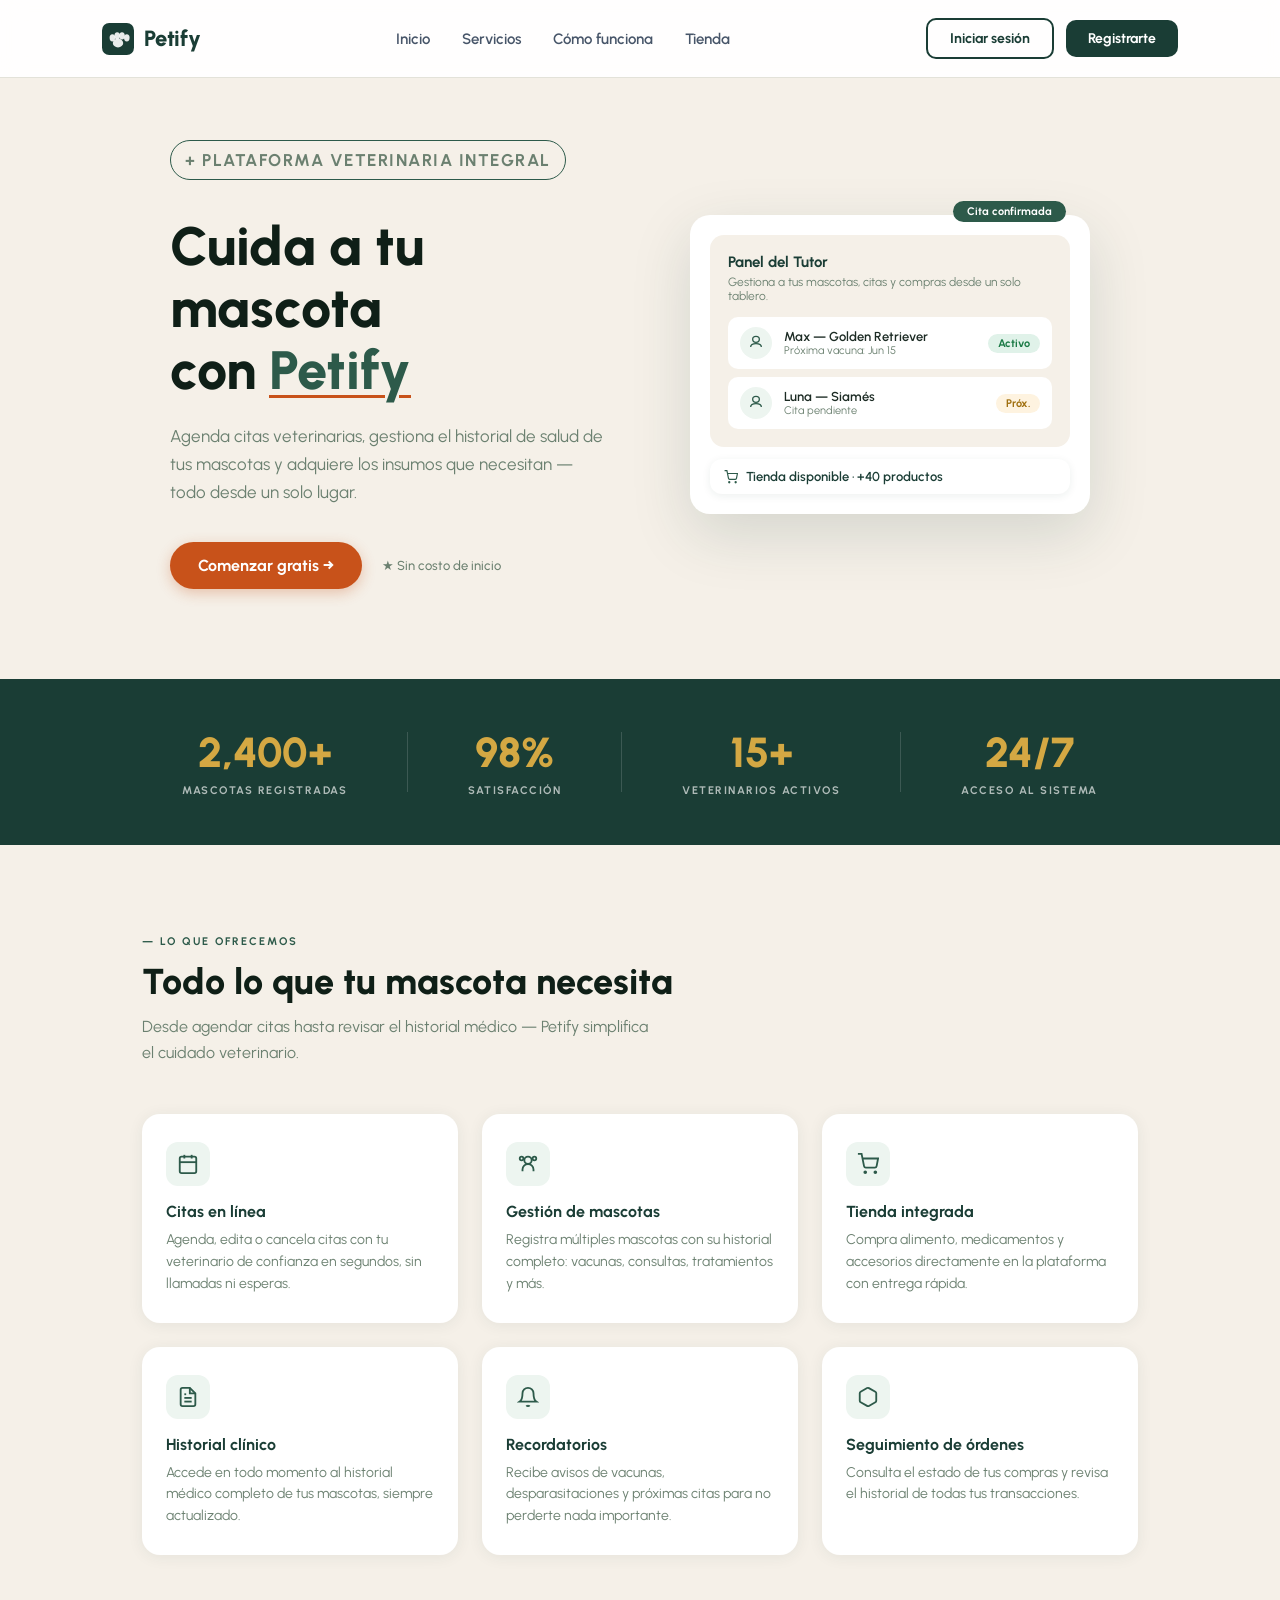
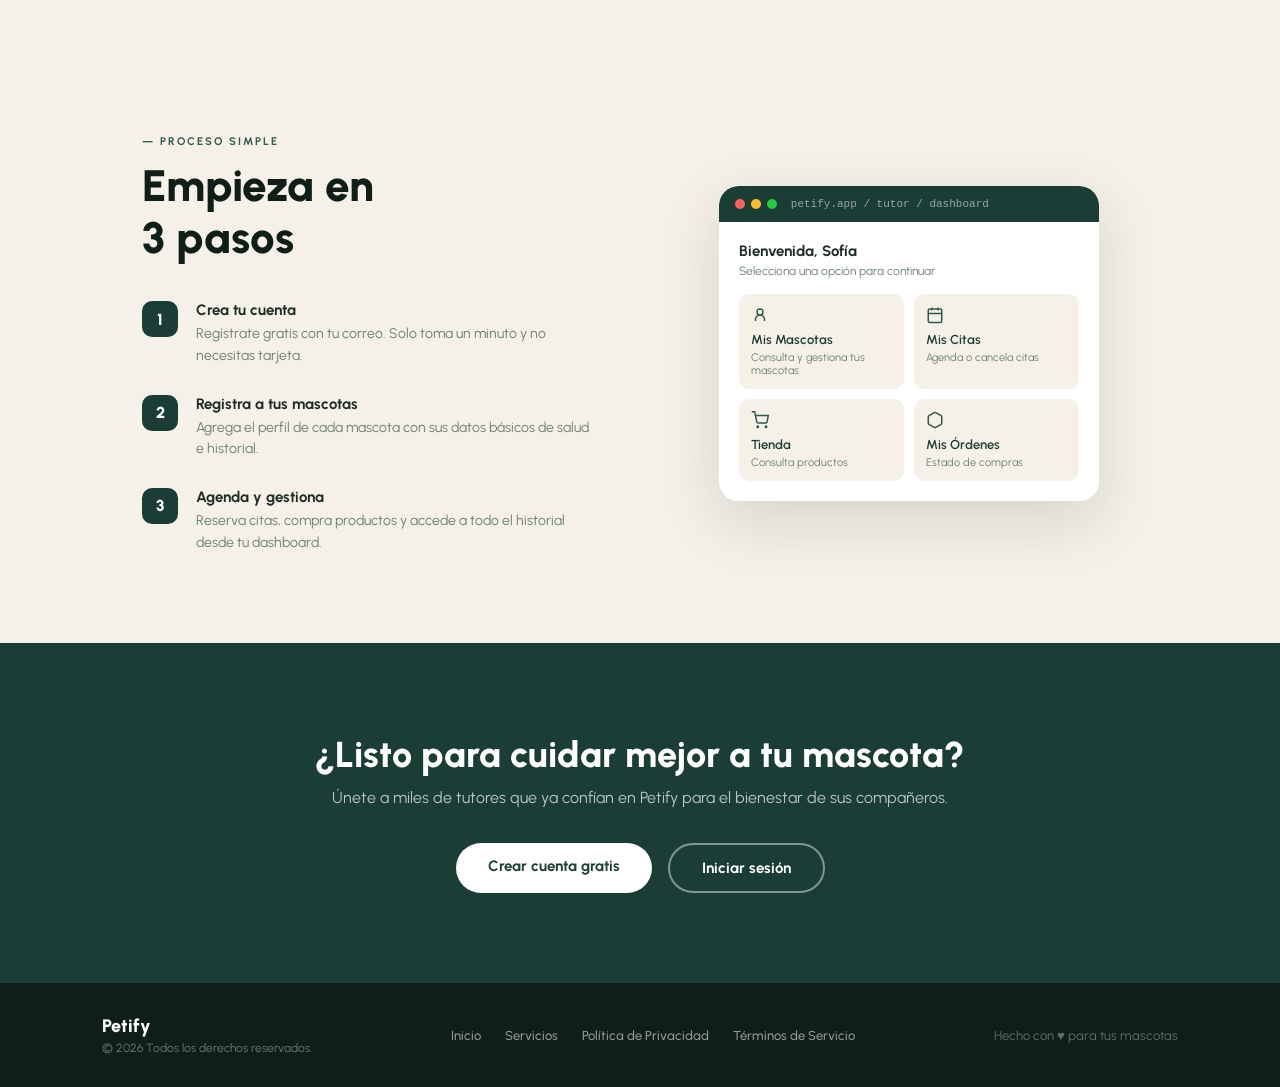
<file: index.html>
<!DOCTYPE html>
<html lang="es">
<head>
  <meta charset="UTF-8">
  <meta name="viewport" content="width=device-width, initial-scale=1.0">
  <title>Petify – Plataforma Veterinaria Integral</title>
  <link rel="preconnect" href="https://fonts.googleapis.com">
  <link href="https://fonts.googleapis.com/css2?family=Urbanist:wght@300;400;500;600;700;800&display=swap" rel="stylesheet">
  <link rel="stylesheet" href="style.css"/>
</head>
<body class="landing">

  <!-- NAVBAR -->
  <nav class="landing-navbar">
    <a href="index.html" class="landing-brand">
      <svg viewBox="0 0 80 80" width="36" height="36" xmlns="http://www.w3.org/2000/svg">
        <rect width="80" height="80" rx="18" fill="#1a3d35"/>
        <ellipse cx="40" cy="50" rx="13" ry="11" fill="rgba(255,255,255,.9)"/>
        <ellipse cx="26" cy="37" rx="7"  ry="9"  fill="rgba(255,255,255,.9)"/>
        <ellipse cx="38" cy="32" rx="7"  ry="9"  fill="rgba(255,255,255,.9)"/>
        <ellipse cx="50" cy="32" rx="7"  ry="9"  fill="rgba(255,255,255,.9)"/>
        <ellipse cx="62" cy="37" rx="7"  ry="9"  fill="rgba(255,255,255,.9)"/>
      </svg>
      Petify
    </a>
    <ul class="landing-nav-links">
      <li><a href="#inicio">Inicio</a></li>
      <li><a href="#servicios">Servicios</a></li>
      <li><a href="#como-funciona">Cómo funciona</a></li>
      <li><a href="tienda.jsp">Tienda</a></li>
    </ul>
    <div class="landing-auth">
      <a href="login.jsp" class="btn-ln-outline">Iniciar sesión</a>
      <a href="registroUsuario.html" class="btn-ln-solid">Registrarte</a>
    </div>
  </nav>

  <!-- HERO -->
  <section class="l-hero" id="inicio">
    <div class="l-hero__text">
      <p class="l-tag">+ PLATAFORMA VETERINARIA INTEGRAL</p>
      <h1>Cuida a tu mascota<br>con <span>Petify</span></h1>
      <p>Agenda citas veterinarias, gestiona el historial de salud de tus mascotas y adquiere los insumos que necesitan — todo desde un solo lugar.</p>
      <div class="l-hero__cta">
        <a href="registroUsuario.html" class="btn-orange">Comenzar gratis &rarr;</a>
        <span class="l-hero__note">&#9733; Sin costo de inicio</span>
      </div>
    </div>
    <div class="l-hero__visual">
      <div class="l-mockup">
        <p class="l-mockup__label">Cita confirmada</p>
        <div class="l-mockup__card">
          <h3>Panel del Tutor</h3>
          <p>Gestiona a tus mascotas, citas y compras desde un solo tablero.</p>
          <div class="l-pet-row">
            <div class="l-pet-icon">
              <svg viewBox="0 0 24 24" fill="none" stroke="currentColor" stroke-width="2"><path d="M12 2C9 2 7 4 7 6.5S9 11 12 11s5-2 5-4.5S15 2 12 2z"/><path d="M4 18c0-3 3-5 8-5s8 2 8 5"/></svg>
            </div>
            <div>
              <strong>Max &mdash; Golden Retriever</strong>
              <small>Próxima vacuna: Jun 15</small>
            </div>
            <span class="l-badge l-badge--green">Activo</span>
          </div>
          <div class="l-pet-row">
            <div class="l-pet-icon">
              <svg viewBox="0 0 24 24" fill="none" stroke="currentColor" stroke-width="2"><path d="M12 2C9 2 7 4 7 6.5S9 11 12 11s5-2 5-4.5S15 2 12 2z"/><path d="M4 18c0-3 3-5 8-5s8 2 8 5"/></svg>
            </div>
            <div>
              <strong>Luna &mdash; Siamés</strong>
              <small>Cita pendiente</small>
            </div>
            <span class="l-badge l-badge--gold">Próx.</span>
          </div>
        </div>
        <div class="l-store-tag">
          <svg viewBox="0 0 24 24" width="14" height="14" fill="none" stroke="currentColor" stroke-width="2"><circle cx="9" cy="21" r="1"/><circle cx="20" cy="21" r="1"/><path d="M1 1h4l2.68 13.39a2 2 0 0 0 2 1.61h9.72a2 2 0 0 0 2-1.61L23 6H6"/></svg>
          Tienda disponible &middot; +40 productos
        </div>
      </div>
    </div>
  </section>

  <!-- STATS -->
  <section class="l-stats">
    <div class="l-stat">
      <span class="l-stat__num">2,400+</span>
      <span class="l-stat__label">MASCOTAS REGISTRADAS</span>
    </div>
    <div class="l-stat-sep"></div>
    <div class="l-stat">
      <span class="l-stat__num">98%</span>
      <span class="l-stat__label">SATISFACCIÓN</span>
    </div>
    <div class="l-stat-sep"></div>
    <div class="l-stat">
      <span class="l-stat__num">15+</span>
      <span class="l-stat__label">VETERINARIOS ACTIVOS</span>
    </div>
    <div class="l-stat-sep"></div>
    <div class="l-stat">
      <span class="l-stat__num">24/7</span>
      <span class="l-stat__label">ACCESO AL SISTEMA</span>
    </div>
  </section>

  <!-- SERVICES -->
  <section class="l-services" id="servicios">
    <p class="l-section-label">— LO QUE OFRECEMOS</p>
    <h2>Todo lo que tu mascota necesita</h2>
    <p class="l-section-sub">Desde agendar citas hasta revisar el historial médico — Petify simplifica el cuidado veterinario.</p>
    <div class="l-services-grid">

      <div class="l-service-card">
        <div class="l-service-icon">
          <svg viewBox="0 0 24 24" fill="none" stroke="currentColor" stroke-width="2"><rect x="3" y="4" width="18" height="18" rx="2"/><line x1="16" y1="2" x2="16" y2="6"/><line x1="8" y1="2" x2="8" y2="6"/><line x1="3" y1="10" x2="21" y2="10"/></svg>
        </div>
        <h3>Citas en línea</h3>
        <p>Agenda, edita o cancela citas con tu veterinario de confianza en segundos, sin llamadas ni esperas.</p>
      </div>

      <div class="l-service-card">
        <div class="l-service-icon">
          <svg viewBox="0 0 24 24" fill="none" stroke="currentColor" stroke-width="2"><circle cx="12" cy="8" r="4"/><path d="M6 20v-2a6 6 0 0 1 12 0v2"/><circle cx="5" cy="6" r="2"/><circle cx="19" cy="6" r="2"/></svg>
        </div>
        <h3>Gestión de mascotas</h3>
        <p>Registra múltiples mascotas con su historial completo: vacunas, consultas, tratamientos y más.</p>
      </div>

      <div class="l-service-card">
        <div class="l-service-icon">
          <svg viewBox="0 0 24 24" fill="none" stroke="currentColor" stroke-width="2"><circle cx="9" cy="21" r="1"/><circle cx="20" cy="21" r="1"/><path d="M1 1h4l2.68 13.39a2 2 0 0 0 2 1.61h9.72a2 2 0 0 0 2-1.61L23 6H6"/></svg>
        </div>
        <h3>Tienda integrada</h3>
        <p>Compra alimento, medicamentos y accesorios directamente en la plataforma con entrega rápida.</p>
      </div>

      <div class="l-service-card">
        <div class="l-service-icon">
          <svg viewBox="0 0 24 24" fill="none" stroke="currentColor" stroke-width="2"><path d="M14 2H6a2 2 0 0 0-2 2v16a2 2 0 0 0 2 2h12a2 2 0 0 0 2-2V8z"/><polyline points="14 2 14 8 20 8"/><line x1="16" y1="13" x2="8" y2="13"/><line x1="16" y1="17" x2="8" y2="17"/><polyline points="10 9 9 9 8 9"/></svg>
        </div>
        <h3>Historial clínico</h3>
        <p>Accede en todo momento al historial médico completo de tus mascotas, siempre actualizado.</p>
      </div>

      <div class="l-service-card">
        <div class="l-service-icon">
          <svg viewBox="0 0 24 24" fill="none" stroke="currentColor" stroke-width="2"><path d="M18 8A6 6 0 0 0 6 8c0 7-3 9-3 9h18s-3-2-3-9"/><path d="M13.73 21a2 2 0 0 1-3.46 0"/></svg>
        </div>
        <h3>Recordatorios</h3>
        <p>Recibe avisos de vacunas, desparasitaciones y próximas citas para no perderte nada importante.</p>
      </div>

      <div class="l-service-card">
        <div class="l-service-icon">
          <svg viewBox="0 0 24 24" fill="none" stroke="currentColor" stroke-width="2"><path d="M21 16V8a2 2 0 0 0-1-1.73l-7-4a2 2 0 0 0-2 0l-7 4A2 2 0 0 0 3 8v8a2 2 0 0 0 1 1.73l7 4a2 2 0 0 0 2 0l7-4A2 2 0 0 0 21 16z"/></svg>
        </div>
        <h3>Seguimiento de órdenes</h3>
        <p>Consulta el estado de tus compras y revisa el historial de todas tus transacciones.</p>
      </div>

    </div>
  </section>

  <!-- HOW IT WORKS -->
  <section class="l-how" id="como-funciona">
    <div class="l-how__content">
      <p class="l-section-label">— PROCESO SIMPLE</p>
      <h2>Empieza en<br>3 pasos</h2>
      <div class="l-steps">
        <div class="l-step">
          <div class="l-step__num">1</div>
          <div>
            <strong>Crea tu cuenta</strong>
            <p>Regístrate gratis con tu correo. Solo toma un minuto y no necesitas tarjeta.</p>
          </div>
        </div>
        <div class="l-step">
          <div class="l-step__num">2</div>
          <div>
            <strong>Registra a tus mascotas</strong>
            <p>Agrega el perfil de cada mascota con sus datos básicos de salud e historial.</p>
          </div>
        </div>
        <div class="l-step">
          <div class="l-step__num">3</div>
          <div>
            <strong>Agenda y gestiona</strong>
            <p>Reserva citas, compra productos y accede a todo el historial desde tu dashboard.</p>
          </div>
        </div>
      </div>
    </div>
    <div class="l-how__visual">
      <div class="l-mockup l-mockup--how">
        <div class="l-mock-bar">
          <span class="l-dot l-dot--r"></span>
          <span class="l-dot l-dot--y"></span>
          <span class="l-dot l-dot--g"></span>
          <span class="l-mock-url">petify.app / tutor / dashboard</span>
        </div>
        <div class="l-mock-body">
          <p class="l-mock-welcome">Bienvenida, Sofía</p>
          <p class="l-mock-sub">Selecciona una opción para continuar</p>
          <div class="l-mock-grid">
            <div class="l-mock-item">
              <svg viewBox="0 0 24 24" width="18" height="18" fill="none" stroke="currentColor" stroke-width="2"><circle cx="12" cy="8" r="4"/><path d="M6 20v-2a6 6 0 0 1 12 0v2"/></svg>
              Mis Mascotas
              <small>Consulta y gestiona tus mascotas</small>
            </div>
            <div class="l-mock-item">
              <svg viewBox="0 0 24 24" width="18" height="18" fill="none" stroke="currentColor" stroke-width="2"><rect x="3" y="4" width="18" height="18" rx="2"/><line x1="16" y1="2" x2="16" y2="6"/><line x1="8" y1="2" x2="8" y2="6"/><line x1="3" y1="10" x2="21" y2="10"/></svg>
              Mis Citas
              <small>Agenda o cancela citas</small>
            </div>
            <div class="l-mock-item">
              <svg viewBox="0 0 24 24" width="18" height="18" fill="none" stroke="currentColor" stroke-width="2"><circle cx="9" cy="21" r="1"/><circle cx="20" cy="21" r="1"/><path d="M1 1h4l2.68 13.39a2 2 0 0 0 2 1.61h9.72a2 2 0 0 0 2-1.61L23 6H6"/></svg>
              Tienda
              <small>Consulta productos</small>
            </div>
            <div class="l-mock-item">
              <svg viewBox="0 0 24 24" width="18" height="18" fill="none" stroke="currentColor" stroke-width="2"><path d="M21 16V8a2 2 0 0 0-1-1.73l-7-4a2 2 0 0 0-2 0l-7 4A2 2 0 0 0 3 8v8a2 2 0 0 0 1 1.73l7 4a2 2 0 0 0 2 0l7-4A2 2 0 0 0 21 16z"/></svg>
              Mis Órdenes
              <small>Estado de compras</small>
            </div>
          </div>
        </div>
      </div>
    </div>
  </section>

  <!-- CTA -->
  <section class="l-cta">
    <h2>¿Listo para cuidar mejor a tu mascota?</h2>
    <p>Únete a miles de tutores que ya confían en Petify para el bienestar de sus compañeros.</p>
    <div class="l-cta__btns">
      <a href="registroUsuario.html" class="btn-ln-solid-light">Crear cuenta gratis</a>
      <a href="login.jsp" class="btn-ln-outline-light">Iniciar sesión</a>
    </div>
  </section>

  <!-- FOOTER -->
  <footer class="l-footer">
    <div class="l-footer__brand">
      <span>Petify</span>
      <small>&copy; 2026 Todos los derechos reservados.</small>
    </div>
    <div class="l-footer__links">
      <a href="#inicio">Inicio</a>
      <a href="#servicios">Servicios</a>
      <a href="#">Política de Privacidad</a>
      <a href="#">Términos de Servicio</a>
    </div>
    <span class="l-footer__tagline">Hecho con &hearts; para tus mascotas</span>
  </footer>

</body>
</html>
</file>
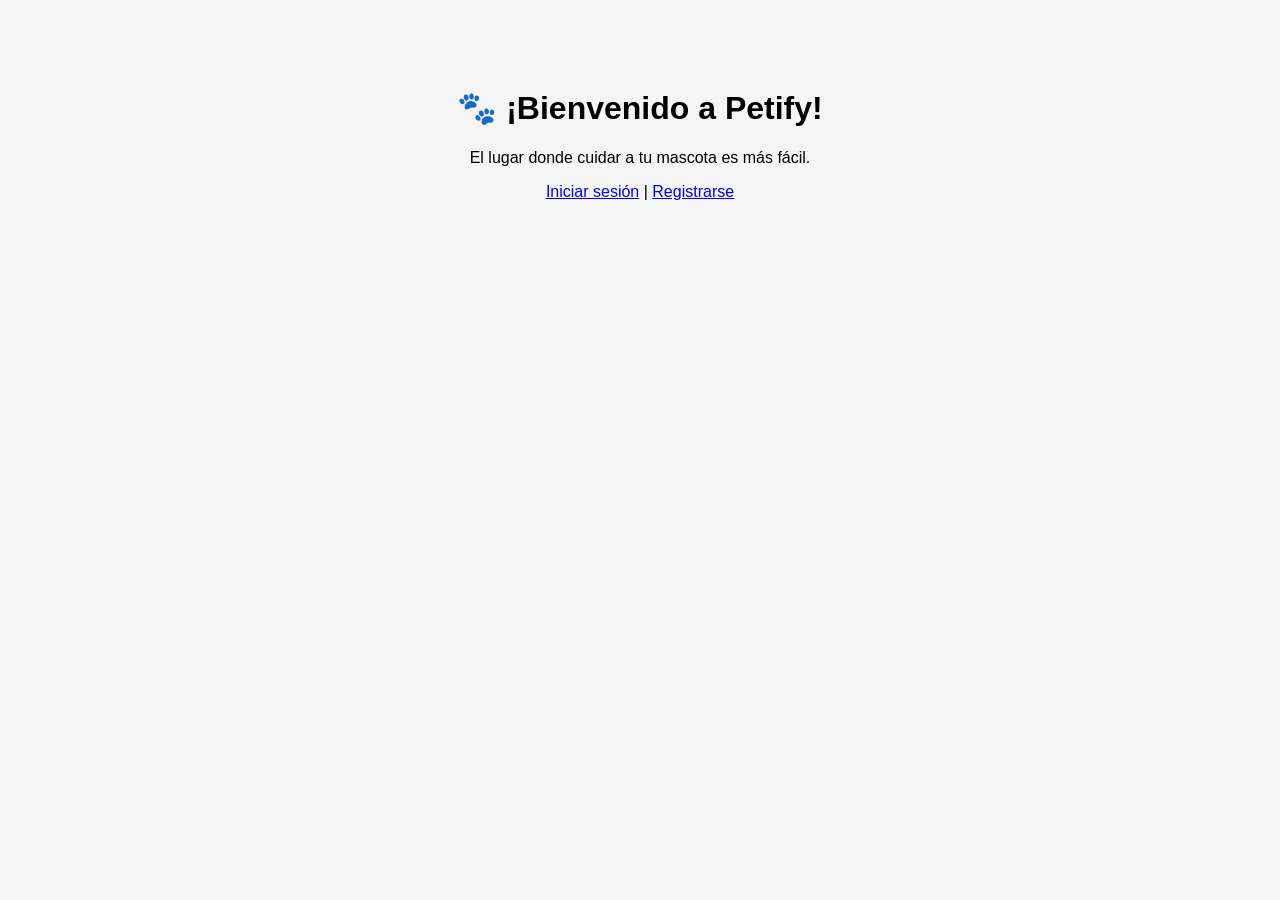
<file: bienvenida.html>
<!DOCTYPE html>
<html lang="es">
<head>
  <meta charset="UTF-8">
  <meta name="viewport" content="width=device-width, initial-scale=1.0">
  <title>Bienvenido a Petify</title>
</head>
<body style="font-family: sans-serif; text-align: center; padding: 60px; background: #f5f5f5;">
  <h1>🐾 ¡Bienvenido a Petify!</h1>
  <p>El lugar donde cuidar a tu mascota es más fácil.</p>
  <a href="login.jsp">Iniciar sesión</a> | <a href="registroUsuario.html">Registrarse</a>
</body>
</html>
</file>
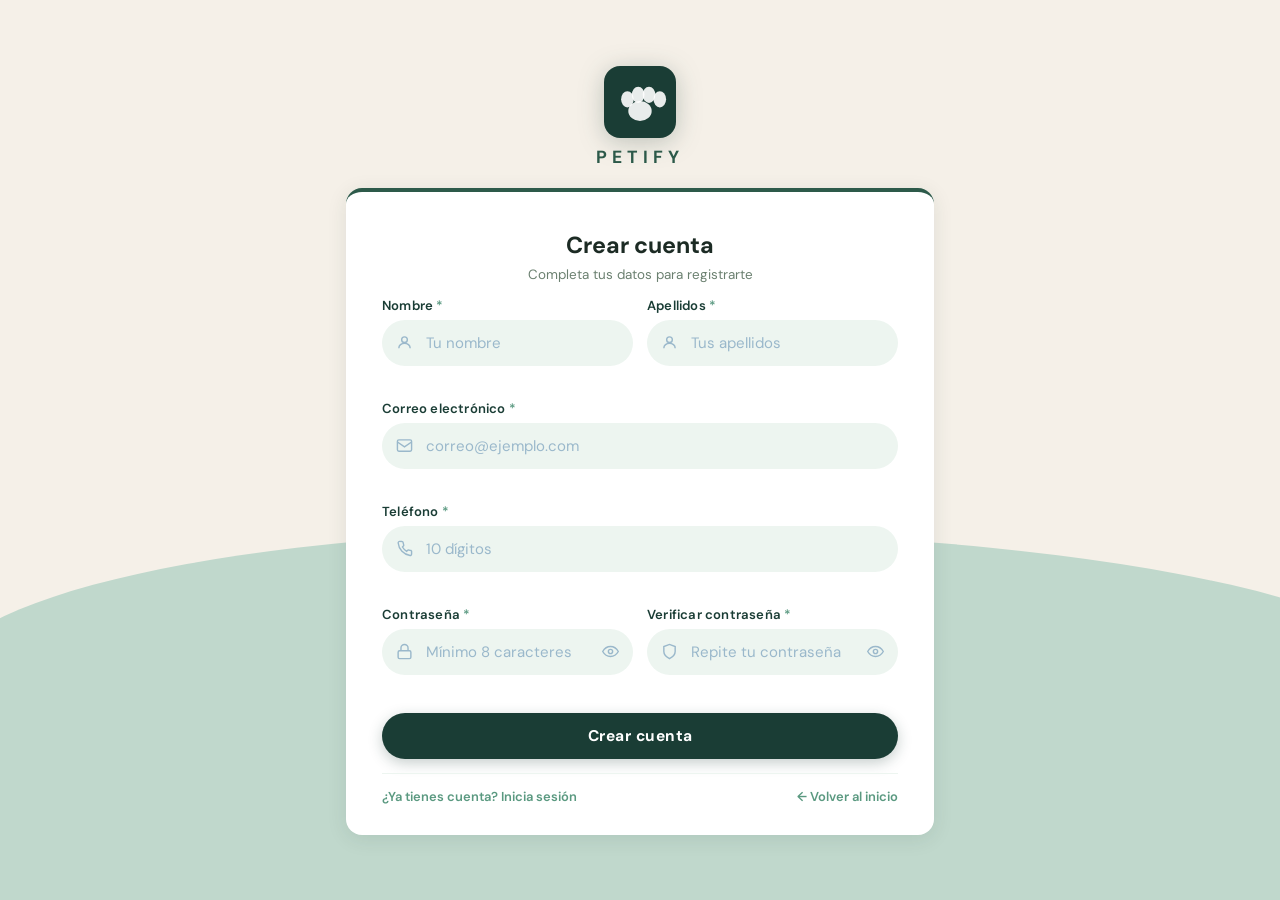
<file: registroUsuario.html>
<!DOCTYPE html>
<html lang="es">
<head>
  <meta charset="UTF-8" />
  <meta name="viewport" content="width=device-width, initial-scale=1.0"/>
  <title>Petify – Registro</title>
  <link rel="preconnect" href="https://fonts.googleapis.com">
  <link href="https://fonts.googleapis.com/css2?family=DM+Sans:wght@400;500;600;700&display=swap" rel="stylesheet">
  <link rel="stylesheet" href="style.css" />
</head>
<body>

  <div class="bg-wave"></div>

  <main class="wrapper wrapper--wide">

    <!-- Logo -->
    <div class="logo-block" style="width:100%;align-items:center;">
      <svg viewBox="0 0 80 80" xmlns="http://www.w3.org/2000/svg" class="logo-svg">
        <rect width="80" height="80" rx="18" fill="#1a3d35"/>
        <ellipse cx="40" cy="50" rx="13" ry="11" fill="rgba(255,255,255,.9)"/>
        <ellipse cx="26" cy="37" rx="7"  ry="9"  fill="rgba(255,255,255,.9)"/>
        <ellipse cx="38" cy="32" rx="7"  ry="9"  fill="rgba(255,255,255,.9)"/>
        <ellipse cx="50" cy="32" rx="7"  ry="9"  fill="rgba(255,255,255,.9)"/>
        <ellipse cx="62" cy="37" rx="7"  ry="9"  fill="rgba(255,255,255,.9)"/>
      </svg>
      <span class="logo-name">PETIFY</span>
    </div>

    <!-- Card de registro -->
    <div class="card card--register">
      <h2 class="card-title">Crear cuenta</h2>
      <p class="card-sub">Completa tus datos para registrarte</p>

      <!-- Fila: Nombre + Apellidos -->
      <div class="form-row">
        <div class="form-group">
          <label for="nombre">Nombre <span class="required">*</span></label>
          <div class="input-wrap">
            <svg class="input-icon" viewBox="0 0 24 24" fill="none" stroke="currentColor" stroke-width="2">
              <circle cx="12" cy="8" r="4"/><path d="M4 20c0-4 3.6-7 8-7s8 3 8 7"/>
            </svg>
            <input type="text" id="nombre" name="nombre" placeholder="Tu nombre"/>
          </div>
          <span class="error-msg" id="err-nombre"></span>
        </div>

        <div class="form-group">
          <label for="apellidos">Apellidos <span class="required">*</span></label>
          <div class="input-wrap">
            <svg class="input-icon" viewBox="0 0 24 24" fill="none" stroke="currentColor" stroke-width="2">
              <circle cx="12" cy="8" r="4"/><path d="M4 20c0-4 3.6-7 8-7s8 3 8 7"/>
            </svg>
            <input type="text" id="apellidos" name="apellidos" placeholder="Tus apellidos"/>
          </div>
          <span class="error-msg" id="err-apellidos"></span>
        </div>
      </div>

      <!-- Correo -->
      <div class="form-group">
        <label for="correo">Correo electrónico <span class="required">*</span></label>
        <div class="input-wrap">
          <svg class="input-icon" viewBox="0 0 24 24" fill="none" stroke="currentColor" stroke-width="2">
            <rect x="2" y="4" width="20" height="16" rx="2"/>
            <path d="M2 7l10 7 10-7"/>
          </svg>
          <input type="email" id="correo" name="correo" placeholder="correo@ejemplo.com" autocomplete="email"/>
        </div>
        <span class="error-msg" id="err-correo"></span>
      </div>

      <!-- Teléfono -->
      <div class="form-group">
        <label for="telefono">Teléfono <span class="required">*</span></label>
        <div class="input-wrap">
          <svg class="input-icon" viewBox="0 0 24 24" fill="none" stroke="currentColor" stroke-width="2">
            <path d="M22 16.92v3a2 2 0 0 1-2.18 2A19.86 19.86 0 0 1 3.08 4.18 2 2 0 0 1 5.09 2h3a2 2 0 0 1 2 1.72c.13.96.36 1.9.7 2.81a2 2 0 0 1-.45 2.11L9.09 9.91a16 16 0 0 0 6 6l1.27-1.27a2 2 0 0 1 2.11-.45c.9.34 1.85.57 2.81.7A2 2 0 0 1 22 16.92z"/>
          </svg>
          <input type="tel" id="telefono" name="telefono" placeholder="10 dígitos" autocomplete="tel"/>
        </div>
        <span class="error-msg" id="err-telefono"></span>
      </div>

      <!-- Fila: Contraseña + Verificación -->
      <div class="form-row">
        <div class="form-group">
          <label for="password">Contraseña <span class="required">*</span></label>
          <div class="input-wrap">
            <svg class="input-icon" viewBox="0 0 24 24" fill="none" stroke="currentColor" stroke-width="2">
              <rect x="3" y="11" width="18" height="11" rx="2"/>
              <path d="M7 11V7a5 5 0 0 1 10 0v4"/>
            </svg>
            <input type="password" id="password" name="password" placeholder="Mínimo 8 caracteres"/>
            <button type="button" class="toggle-pass" data-target="password" aria-label="Mostrar contraseña">
              <!-- ojo abierto -->
              <svg class="eye-icon eye-open" viewBox="0 0 24 24" fill="none" stroke="currentColor" stroke-width="2">
                <path d="M1 12S5 5 12 5s11 7 11 7-4 7-11 7S1 12 1 12z"/>
                <circle cx="12" cy="12" r="3"/>
              </svg>
              <!-- ojo cerrado -->
              <svg class="eye-icon eye-closed" viewBox="0 0 24 24" fill="none" stroke="currentColor" stroke-width="2" style="display:none">
                <path d="M17.94 17.94A10.94 10.94 0 0 1 12 19C5 19 1 12 1 12a18.1 18.1 0 0 1 5.06-5.94M9.9 4.24A9.12 9.12 0 0 1 12 4c7 0 11 8 11 8a18.5 18.5 0 0 1-2.16 3.19M1 1l22 22"/>
              </svg>
            </button>
          </div>
          <span class="error-msg" id="err-password"></span>
          <div id="password-requisitos" style="display:none;flex-direction:column;gap:.2rem;margin-top:.5rem;font-size:.8rem;">
            <span id="req-length"  class="req-item">✗ Mínimo 8 caracteres</span>
            <span id="req-upper"   class="req-item">✗ Al menos 1 mayúscula</span>
            <span id="req-number"  class="req-item">✗ Al menos 1 número</span>
            <span id="req-special" class="req-item">✗ Al menos 1 carácter especial (!@#$...)</span>
          </div>
        </div>

        <div class="form-group">
          <label for="confirm">Verificar contraseña <span class="required">*</span></label>
          <div class="input-wrap">
            <svg class="input-icon" viewBox="0 0 24 24" fill="none" stroke="currentColor" stroke-width="2">
              <path d="M12 22s8-4 8-10V5l-8-3-8 3v7c0 6 8 10 8 10z"/>
            </svg>
            <input type="password" id="confirm" name="confirm" placeholder="Repite tu contraseña"/>
            <button type="button" class="toggle-pass" data-target="confirm" aria-label="Mostrar contraseña">
              <svg class="eye-icon eye-open" viewBox="0 0 24 24" fill="none" stroke="currentColor" stroke-width="2">
                <path d="M1 12S5 5 12 5s11 7 11 7-4 7-11 7S1 12 1 12z"/>
                <circle cx="12" cy="12" r="3"/>
              </svg>
              <svg class="eye-icon eye-closed" viewBox="0 0 24 24" fill="none" stroke="currentColor" stroke-width="2" style="display:none">
                <path d="M17.94 17.94A10.94 10.94 0 0 1 12 19C5 19 1 12 1 12a18.1 18.1 0 0 1 5.06-5.94M9.9 4.24A9.12 9.12 0 0 1 12 4c7 0 11 8 11 8a18.5 18.5 0 0 1-2.16 3.19M1 1l22 22"/>
              </svg>
            </button>
          </div>
          <span class="error-msg" id="err-confirm"></span>
        </div>
      </div>

      <button class="btn-acceso" id="btn-register">Crear cuenta</button>

      <div class="links">
        <a href="login.jsp">¿Ya tienes cuenta? Inicia sesión</a>
        <a href="index.jsp">← Volver al inicio</a>
      </div>
    </div>

  </main>

  <script src="registroUsuario.js"></script>
</body>
</html>
</file>
<file: style.css>
/* ===== Variables ===== */
:root {
  --teal-dark:   #1a3d35;
  --teal-mid:    #2d5a4a;
  --teal-light:  #4a8c75;
  --teal-pale:   #edf5f0;
  --teal-accent: #5a9980;
  --cream:       #f5f0e8;
  --orange:      #c8521a;
  --orange-dark: #a84315;
  --gold:        #d4a843;
  --white:       #ffffff;
  --text:        #1c2b24;
  --muted:       #6b8070;
  --error:       #c0392b;
  --radius-card: 16px;
  --radius-pill: 50px;
  --shadow:      0 4px 20px rgba(26, 61, 53, .10);

  /* Aliases para compatibilidad con JSPs existentes */
  --blue-dark:   #1a3d35;
  --blue-mid:    #2d5a4a;
  --blue-light:  #4a8c75;
  --blue-pale:   #edf5f0;
  --blue-accent: #5a9980;
  --wave:        #c0d8cc;
}

/* ===== Reset ===== */
*, *::before, *::after { box-sizing: border-box; margin: 0; padding: 0; }

body {
  font-family: 'DM Sans', sans-serif;
  background: var(--cream);
  min-height: 100vh;
  display: flex;
  align-items: center;
  justify-content: center;
  position: relative;
  overflow-x: hidden;
  overflow-y: auto;
}

/* ===== Ola (fondo login) ===== */
.bg-wave {
  position: fixed;
  bottom: -80px;
  left: -60px;
  width: 115vw;
  height: 50vh;
  background: var(--wave);
  border-radius: 55% 65% 0 0 / 40% 40% 0 0;
  z-index: 0;
}

/* ===== Wrapper centrado ===== */
.wrapper {
  position: relative;
  z-index: 1;
  display: flex;
  flex-direction: column;
  align-items: center;
  gap: 20px;
  width: 100%;
  max-width: 420px;
  padding: 24px 16px;
}

/* ===== Logo ===== */
.logo-block {
  display: flex;
  flex-direction: column;
  align-items: center;
  gap: 8px;
}

.logo-svg {
  width: 72px;
  height: 72px;
  filter: drop-shadow(0 4px 12px rgba(26,61,53,.25));
}

.logo-name {
  font-size: 1.1rem;
  font-weight: 700;
  letter-spacing: 5px;
  color: var(--teal-mid);
  text-transform: uppercase;
}

/* ===== Card ===== */
.card {
  background: var(--white);
  border-radius: var(--radius-card);
  padding: 38px 36px 30px;
  width: 100%;
  box-shadow: var(--shadow);
  display: flex;
  flex-direction: column;
  gap: 16px;
  border-top: 4px solid var(--teal-mid);
}

.card-title {
  font-size: 1.45rem;
  font-weight: 700;
  color: var(--text);
  text-align: center;
}

.card-sub {
  font-size: .84rem;
  color: var(--muted);
  text-align: center;
  margin-top: -8px;
}

/* ===== Grupos de formulario ===== */
.form-group {
  display: flex;
  flex-direction: column;
  gap: 6px;
}

.form-group label {
  font-size: .82rem;
  font-weight: 600;
  color: var(--teal-dark);
  letter-spacing: .2px;
}

.required { color: var(--teal-accent); }

.input-wrap {
  position: relative;
  display: flex;
  align-items: center;
}

.input-icon {
  position: absolute;
  left: 14px;
  width: 17px;
  height: 17px;
  color: #9ab8cb;
  pointer-events: none;
}

.input-wrap input {
  width: 100%;
  background: var(--teal-pale);
  border: 2px solid transparent;
  border-radius: var(--radius-pill);
  padding: 11px 18px 11px 42px;
  font-family: 'DM Sans', sans-serif;
  font-size: .94rem;
  color: var(--text);
  outline: none;
  transition: border-color .2s, background .2s;
}

.input-wrap input::placeholder { color: #9ab8cb; }

.input-wrap input:focus {
  background: #fff;
  border-color: var(--teal-light);
}

.input-wrap input.invalid {
  border-color: var(--error);
  background: #fff5f5;
}

.select-input {
  width: 100%;
  background: var(--teal-pale);
  border: 2px solid transparent;
  border-radius: var(--radius-pill);
  padding: 11px 18px;
  font-family: 'DM Sans', sans-serif;
  font-size: .94rem;
  color: var(--text);
  outline: none;
  transition: border-color .2s, background .2s;
  cursor: pointer;
}

.select-input:focus {
  background: #fff;
  border-color: var(--teal-light);
}

/* ===== Error ===== */
.error-msg {
  font-size: .76rem;
  color: var(--error);
  min-height: 14px;
  padding-left: 8px;
  font-weight: 600;
}

/* ===== Remember ===== */
.remember {
  display: flex;
  align-items: center;
  gap: 8px;
}

.remember input[type="checkbox"] {
  accent-color: var(--teal-mid);
  width: 15px;
  height: 15px;
  cursor: pointer;
}

.remember label {
  font-size: .87rem;
  color: var(--muted);
  cursor: pointer;
}

/* ===== Botón principal ===== */
.btn-acceso {
  background: var(--teal-dark);
  color: var(--white);
  border: none;
  border-radius: var(--radius-pill);
  padding: 13px;
  font-family: 'DM Sans', sans-serif;
  font-size: .97rem;
  font-weight: 700;
  letter-spacing: .5px;
  cursor: pointer;
  transition: background .2s, transform .1s, box-shadow .2s;
  margin-top: 4px;
  box-shadow: 0 4px 14px rgba(26,61,53,.25);
}

.btn-acceso:hover {
  background: var(--teal-mid);
  box-shadow: 0 6px 18px rgba(26,61,53,.3);
}
.btn-acceso:active { transform: scale(.98); }

/* ===== Links ===== */
.links {
  display: flex;
  justify-content: space-between;
  flex-wrap: wrap;
  gap: 6px;
  padding-top: 14px;
  border-top: 1px solid var(--teal-pale);
}

.links a {
  font-size: .81rem;
  font-weight: 600;
  color: var(--teal-accent);
  text-decoration: none;
  transition: color .2s;
}

.links a:hover { color: var(--teal-dark); text-decoration: underline; }

/* ===== Responsive login ===== */
@media (max-width: 480px) {
  .card { padding: 28px 20px 22px; }
}

.wrapper--wide { max-width: 620px; }
.card--register { gap: 14px; }

.form-row {
  display: grid;
  grid-template-columns: 1fr 1fr;
  gap: 14px;
}

.toggle-pass {
  position: absolute;
  right: 14px;
  background: none;
  border: none;
  cursor: pointer;
  padding: 0;
  display: flex;
  align-items: center;
  color: #9ab8cb;
  transition: color .2s;
}

.toggle-pass:hover { color: var(--teal-mid); }

.eye-icon { width: 17px; height: 17px; }

.input-wrap:has(.toggle-pass) input { padding-right: 42px; }

@media (max-width: 500px) {
  .form-row { grid-template-columns: 1fr; }
  .wrapper--wide { max-width: 420px; }
}

.page__title::after {
  content: '';
  display: block;
  width: 48px;
  height: 3px;
  background: var(--teal-mid);
  border-radius: 4px;
  margin-top: 6px;
}

/* =====================================================
   DASHBOARD
   ===================================================== */

body.dashboard {
  display: block;
  overflow: auto;
  background: var(--cream);
}

/* ----- Topbar ----- */
.topbar {
  display: flex;
  justify-content: space-between;
  align-items: center;
  padding: .85rem 2rem;
  background: var(--white);
  border-bottom: 1px solid rgba(26,61,53,.1);
  box-shadow: 0 2px 16px rgba(26,61,53,.07);
  position: sticky;
  top: 0;
  z-index: 10;
  gap: 1rem;
}

.topbar .logo {
  font-weight: 800;
  color: var(--teal-dark);
  font-size: 1.2rem;
  letter-spacing: 4px;
}

.topbar a.logo {
  text-decoration: none;
  color: var(--teal-dark);
  transition: opacity .18s;
  flex-shrink: 0;
}
.topbar a.logo:hover { opacity: .7; }

.topbar-right {
  display: flex;
  align-items: center;
  gap: .75rem;
}

.topbar .user-welcome {
  font-size: .85rem;
  color: var(--muted);
  font-weight: 500;
  white-space: nowrap;
}

.nav-divider {
  display: inline-block;
  width: 1px;
  height: 1.2rem;
  background: rgba(26,61,53,.18);
  margin: 0 .25rem;
  vertical-align: middle;
}

a.topbar-link,
a.topbar-link:link,
a.topbar-link:visited {
  display: inline-block;
  font-size: .82rem;
  font-weight: 600;
  color: #1a3d35;
  text-decoration: none;
  padding: .38rem .9rem;
  border-radius: 10px;
  background: #f5f0e8;
  border: 1px solid rgba(26,61,53,.15);
  box-shadow: 0 1px 3px rgba(26,61,53,.12);
  transition: background .15s, box-shadow .15s, color .15s;
  white-space: nowrap;
}
a.topbar-link:hover {
  background: #ece6db;
  box-shadow: 0 2px 6px rgba(26,61,53,.18);
  color: #1a3d35;
}

.topbar-cart {
  display: inline-flex;
  align-items: center;
  gap: .4rem;
  font-size: .85rem;
  font-weight: 600;
  color: var(--white);
  background: var(--teal-dark);
  padding: .4rem 1rem;
  border-radius: var(--radius-pill);
  text-decoration: none;
  transition: background .2s;
}
.topbar-cart:hover { background: var(--teal-mid); }

.cart-badge {
  display: inline-flex;
  align-items: center;
  justify-content: center;
  min-width: 1.3rem;
  height: 1.3rem;
  background: var(--white);
  color: var(--teal-dark);
  border-radius: 50%;
  font-size: .72rem;
  font-weight: 700;
  padding: 0 .2rem;
}

.topbar .btn-logout {
  background: transparent;
  color: var(--teal-dark);
  border: 1.5px solid rgba(26,61,53,.25);
  padding: 0.38rem 1rem;
  border-radius: var(--radius-pill);
  text-decoration: none;
  font-size: .85rem;
  font-weight: 600;
  transition: background .2s, border-color .2s;
  white-space: nowrap;
}
.topbar .btn-logout:hover { background: var(--teal-pale); border-color: var(--teal-dark); }

/* ----- Search bar tienda ----- */
.search-bar {
  width: 100%;
  max-width: 380px;
  padding: .55rem 1rem .55rem 2.6rem;
  border: 1.5px solid rgba(26,61,53,.18);
  border-radius: var(--radius-pill);
  font-family: 'DM Sans', sans-serif;
  font-size: .9rem;
  background: var(--white) url("data:image/svg+xml,%3Csvg xmlns='http://www.w3.org/2000/svg' width='16' height='16' viewBox='0 0 24 24' fill='none' stroke='%236b8070' stroke-width='2'%3E%3Ccircle cx='11' cy='11' r='8'/%3E%3Cpath d='m21 21-4.35-4.35'/%3E%3C/svg%3E") .9rem center / 16px no-repeat;
  transition: border-color .18s, box-shadow .18s;
  outline: none;
}
.search-bar:focus { border-color: var(--teal-light); box-shadow: 0 0 0 3px rgba(74,140,117,.15); }

.tienda-header {
  display: flex;
  align-items: center;
  justify-content: space-between;
  flex-wrap: wrap;
  gap: 1rem;
  margin-bottom: 1.5rem;
}

.no-results {
  grid-column: 1/-1;
  text-align: center;
  color: var(--muted);
  padding: 3rem 0;
  font-size: .95rem;
}

/* ----- Contenido ----- */
.main-content {
  max-width: 960px;
  margin: 2rem auto;
  padding: 0 1.5rem;
}

.page-welcome {
  font-size: 1.4rem;
  font-weight: 700;
  color: var(--text);
  margin-bottom: .3rem;
}

.page-welcome span { color: var(--teal-mid); }

.page-sub {
  color: var(--muted);
  font-size: .9rem;
  margin-bottom: 2rem;
}

/* ----- Grid de cards ----- */
.dashboard-grid {
  display: grid;
  grid-template-columns: repeat(auto-fit, minmax(200px, 1fr));
  gap: 1.5rem;
}

.dash-card {
  background: var(--white);
  border-radius: var(--radius-card);
  border-top: 4px solid var(--teal-mid);
  padding: 1.5rem;
  text-decoration: none;
  color: var(--text);
  box-shadow: var(--shadow);
  transition: transform .2s, box-shadow .2s;
}

.dash-card:hover {
  transform: translateY(-4px);
  box-shadow: 0 10px 28px rgba(26,61,53,.15);
}

.dash-card h3 {
  font-size: 1rem;
  font-weight: 700;
  margin-bottom: .4rem;
  color: var(--teal-dark);
}

.dash-card p {
  font-size: .84rem;
  color: var(--muted);
  line-height: 1.4;
}

@media (max-width: 480px) {
  .dashboard-grid { grid-template-columns: 1fr; }
  .topbar { padding: .8rem 1rem; }
}

/* ----- Tabla ----- */
.tabla {
  width: 100%;
  border-collapse: collapse;
  background: var(--white);
  border-radius: var(--radius-card);
  overflow: hidden;
  box-shadow: var(--shadow);
  font-size: .9rem;
}

.tabla th {
  background: var(--teal-dark);
  color: var(--white);
  padding: .75rem 1rem;
  text-align: left;
  font-weight: 600;
}

.tabla td {
  padding: .7rem 1rem;
  border-bottom: 1px solid var(--teal-pale);
  color: var(--text);
}

.tabla tbody tr:nth-child(even) { background: #f5fbf7; }
.tabla tbody tr:last-child td   { border-bottom: none; }

/* ----- Botón volver ----- */
.btn-back {
  display: inline-block;
  margin-bottom: 1rem;
  font-size: .85rem;
  font-weight: 600;
  color: var(--teal-mid);
  text-decoration: none;
  transition: color .15s;
}
.btn-back:hover { color: var(--teal-dark); }

/* ----- Botones editar / eliminar ----- */
.btn-edit, .btn-del {
  border-radius: 6px;
  padding: 5px 14px;
  font-size: .78rem;
}

.btn-edit {
  background: var(--teal-pale);
  color: var(--teal-mid);
  border: none;
  padding: .4rem .9rem;
  border-radius: 6px;
  font-size: .8rem;
  font-weight: 600;
  text-decoration: none;
  cursor: pointer;
  margin-right: .3rem;
  transition: background .15s, color .15s;
}

.btn-del {
  background: #fde8e8;
  color: var(--error);
  border: none;
  padding: .4rem .9rem;
  border-radius: 6px;
  font-size: .8rem;
  font-weight: 600;
  text-decoration: none;
  cursor: pointer;
  transition: background .15s, color .15s;
}

.btn-edit:hover { background: var(--teal-accent); color: var(--white); }
.btn-del:hover  { background: var(--error); color: var(--white); }

/* ----- Hora buttons (citas) ----- */
.btn-hora {
  padding: .45rem 1rem;
  border-radius: 8px;
  border: 2px solid var(--teal-pale);
  background: var(--white);
  color: var(--text);
  font-family: 'DM Sans', sans-serif;
  font-size: .9rem;
  font-weight: 600;
  cursor: pointer;
  transition: border-color .15s, background .15s, color .15s;
}

.btn-hora:hover:not(:disabled) {
  border-color: var(--teal-mid);
  background: var(--teal-pale);
}

.btn-hora.selected-hour {
  background: var(--teal-dark);
  border-color: var(--teal-dark);
  color: var(--white);
}

.btn-hora.ocupado {
  background: #fde8e8;
  border-color: #f5c0c0;
  color: #b0a0a0;
  cursor: not-allowed;
  text-decoration: line-through;
}

/* =====================================================
   LANDING PAGE
   ===================================================== */

body.landing {
  font-family: 'Urbanist', sans-serif;
  background: var(--cream);
  color: var(--text);
  display: flex;
  flex-direction: column;
  min-height: 100vh;
  overflow-x: hidden;
  overflow-y: auto;
  align-items: unset;
  justify-content: unset;
}

/* ----- Navbar ----- */
.landing-navbar {
  position: fixed;
  top: 0; left: 0;
  width: 100%;
  display: flex;
  justify-content: space-between;
  align-items: center;
  padding: 18px 8%;
  background: rgba(255,255,255,0.92);
  backdrop-filter: blur(12px);
  box-shadow: 0 1px 0 rgba(26,61,53,.08);
  z-index: 100;
}

.landing-brand {
  display: flex;
  align-items: center;
  gap: 10px;
  font-size: 22px;
  font-weight: 800;
  color: var(--teal-dark);
  text-decoration: none;
  letter-spacing: -0.3px;
}

.landing-brand svg {
  width: 32px;
  height: 32px;
  color: var(--teal-mid);
}

.landing-nav-links {
  display: flex;
  gap: 32px;
  list-style: none;
}

.landing-nav-links a {
  text-decoration: none;
  color: #475569;
  font-weight: 600;
  font-size: 15px;
  transition: color .2s;
}
.landing-nav-links a:hover { color: var(--teal-dark); }

.landing-auth { display: flex; gap: 12px; align-items: center; }

.btn-ln-outline {
  padding: 10px 22px;
  border-radius: 10px;
  font-size: 14px;
  font-weight: 700;
  border: 2px solid var(--teal-dark);
  color: var(--teal-dark);
  background: transparent;
  text-decoration: none;
  transition: all .2s;
  display: inline-block;
}
.btn-ln-outline:hover { background: var(--teal-dark); color: #fff; }

.btn-ln-solid {
  padding: 10px 22px;
  border-radius: 10px;
  font-size: 14px;
  font-weight: 700;
  background: var(--teal-dark);
  color: #fff;
  border: none;
  text-decoration: none;
  transition: background .2s;
  display: inline-block;
}
.btn-ln-solid:hover { background: var(--teal-mid); }

.btn-orange {
  display: inline-flex;
  align-items: center;
  gap: 6px;
  padding: 14px 28px;
  border-radius: 50px;
  font-size: 16px;
  font-weight: 700;
  background: var(--orange);
  color: #fff;
  text-decoration: none;
  transition: background .2s, transform .15s;
  box-shadow: 0 4px 14px rgba(200,82,26,.3);
}
.btn-orange:hover { background: var(--orange-dark); transform: translateY(-2px); }

/* ----- Hero ----- */
.l-hero {
  max-width: 1200px;
  margin: 0 auto;
  padding: 140px 6% 90px;
  display: flex;
  align-items: center;
  gap: 60px;
}

.l-hero__text { flex: 1; }

.l-tag {
  display: inline-block;
  font-size: 11px;
  font-weight: 700;
  letter-spacing: 1.5px;
  color: var(--teal-mid);
  border: 1.5px solid var(--teal-mid);
  padding: 5px 14px;
  border-radius: 50px;
  margin-bottom: 24px;
}

.l-hero__text h1 {
  font-size: 54px;
  font-weight: 800;
  line-height: 1.15;
  color: #0f1f17;
  margin-bottom: 20px;
}

.l-hero__text h1 span {
  color: var(--teal-mid);
  text-decoration: underline;
  text-underline-offset: 6px;
  text-decoration-color: var(--orange);
  text-decoration-thickness: 3px;
}

.l-hero__text > p {
  font-size: 17px;
  color: var(--muted);
  line-height: 1.65;
  max-width: 480px;
  margin-bottom: 36px;
}

.l-hero__cta {
  display: flex;
  align-items: center;
  gap: 20px;
  flex-wrap: wrap;
}

.l-hero__note {
  font-size: 13px;
  color: var(--muted);
  font-weight: 500;
}

.l-hero__visual {
  flex: 1;
  display: flex;
  justify-content: center;
}

/* ----- Mockup tarjeta ----- */
.l-mockup {
  background: #fff;
  border-radius: 20px;
  box-shadow: 0 20px 60px rgba(26,61,53,.15);
  padding: 20px;
  width: 100%;
  max-width: 400px;
  position: relative;
}

.l-mockup__label {
  position: absolute;
  top: -14px;
  right: 24px;
  background: var(--teal-mid);
  color: #fff;
  font-size: 11px;
  font-weight: 700;
  padding: 4px 14px;
  border-radius: 50px;
}

.l-mockup__card {
  background: var(--cream);
  border-radius: 14px;
  padding: 18px;
  margin-bottom: 12px;
}

.l-mockup__card h3 {
  font-size: 15px;
  font-weight: 700;
  color: var(--teal-dark);
  margin-bottom: 4px;
}

.l-mockup__card > p {
  font-size: 12px;
  color: var(--muted);
  margin-bottom: 14px;
}

.l-pet-row {
  display: flex;
  align-items: center;
  gap: 12px;
  background: #fff;
  border-radius: 10px;
  padding: 10px 12px;
  margin-bottom: 8px;
}
.l-pet-row:last-child { margin-bottom: 0; }

.l-pet-icon {
  width: 32px;
  height: 32px;
  border-radius: 50%;
  background: var(--teal-pale);
  flex-shrink: 0;
  display: flex;
  align-items: center;
  justify-content: center;
  color: var(--teal-mid);
}

.l-pet-icon svg { width: 16px; height: 16px; }

.l-pet-row > div:not(.l-pet-icon) {
  flex: 1;
  display: flex;
  flex-direction: column;
}

.l-pet-row strong { font-size: 13px; color: var(--text); font-weight: 600; }
.l-pet-row small  { font-size: 11px; color: var(--muted); }

.l-badge {
  font-size: 11px;
  font-weight: 700;
  padding: 3px 10px;
  border-radius: 50px;
  white-space: nowrap;
}

.l-badge--green { background: #e0f2e9; color: #1a7a45; }
.l-badge--gold  { background: #fef3e0; color: #a07010; }

.l-store-tag {
  background: #fff;
  border-radius: 12px;
  padding: 10px 14px;
  font-size: 13px;
  font-weight: 600;
  color: var(--teal-dark);
  box-shadow: 0 2px 8px rgba(26,61,53,.08);
  display: flex;
  align-items: center;
  gap: 8px;
}

.l-store-tag svg { color: var(--teal-mid); flex-shrink: 0; }

/* ----- Stats ----- */
.l-stats {
  background: var(--teal-dark);
  padding: 48px 8%;
  display: flex;
  justify-content: center;
  align-items: center;
  flex-wrap: wrap;
}

.l-stat {
  display: flex;
  flex-direction: column;
  align-items: center;
  gap: 6px;
  padding: 0 60px;
}

.l-stat__num {
  font-family: 'Urbanist', sans-serif;
  font-size: 42px;
  font-weight: 800;
  color: var(--gold);
}

.l-stat__label {
  font-size: 11px;
  font-weight: 700;
  letter-spacing: 1.5px;
  color: rgba(255,255,255,0.65);
  text-transform: uppercase;
}

.l-stat-sep {
  width: 1px;
  height: 60px;
  background: rgba(255,255,255,0.15);
}

/* ----- Services ----- */
.l-services {
  padding: 90px 8%;
  max-width: 1200px;
  margin: 0 auto;
  width: 100%;
}

.l-section-label {
  font-size: 11px;
  font-weight: 700;
  letter-spacing: 2px;
  color: var(--teal-mid);
  margin-bottom: 12px;
  text-transform: uppercase;
}

.l-services h2,
.l-cta h2 {
  font-size: 36px;
  font-weight: 800;
  color: #0f1f17;
  margin-bottom: 10px;
  line-height: 1.2;
}

.l-how h2 {
  font-size: 44px;
  font-weight: 800;
  color: #0f1f17;
  margin-bottom: 10px;
  line-height: 1.2;
}

.l-section-sub {
  font-size: 16px;
  color: var(--muted);
  max-width: 520px;
  line-height: 1.65;
  margin-bottom: 48px;
}

.l-services-grid {
  display: grid;
  grid-template-columns: repeat(3, 1fr);
  gap: 24px;
}

.l-service-card {
  background: #fff;
  border-radius: 18px;
  padding: 28px 24px;
  box-shadow: 0 2px 16px rgba(26,61,53,.07);
  transition: transform .2s, box-shadow .2s;
}

.l-service-card:hover {
  transform: translateY(-4px);
  box-shadow: 0 8px 28px rgba(26,61,53,.12);
}

.l-service-icon {
  width: 44px;
  height: 44px;
  border-radius: 12px;
  background: var(--teal-pale);
  margin-bottom: 16px;
  display: flex;
  align-items: center;
  justify-content: center;
  color: var(--teal-mid);
}

.l-service-icon svg { width: 22px; height: 22px; }

.l-service-card h3 {
  font-size: 16px;
  font-weight: 700;
  color: var(--teal-dark);
  margin-bottom: 8px;
}

.l-service-card p {
  font-size: 14px;
  color: var(--muted);
  line-height: 1.55;
}

/* ----- How it works ----- */
.l-how {
  padding: 90px 8%;
  display: flex;
  max-width: 1200px;
  margin: 0 auto;
  width: 100%;
  gap: 80px;
  align-items: center;
}

.l-how__content { flex: 1; }
.l-how__visual  { flex: 1; display: flex; justify-content: center; }

.l-steps { margin-top: 36px; display: flex; flex-direction: column; gap: 28px; }

.l-step {
  display: flex;
  align-items: flex-start;
  gap: 18px;
}

.l-step__num {
  width: 36px;
  height: 36px;
  border-radius: 10px;
  background: var(--teal-dark);
  color: #fff;
  display: flex;
  align-items: center;
  justify-content: center;
  font-weight: 800;
  font-size: 16px;
  flex-shrink: 0;
}

.l-step strong {
  display: block;
  font-size: 15px;
  font-weight: 700;
  color: var(--text);
  margin-bottom: 4px;
}

.l-step p {
  font-size: 14px;
  color: var(--muted);
  line-height: 1.55;
  margin: 0;
}

/* ----- Mockup "cómo funciona" ----- */
.l-mockup--how {
  max-width: 380px;
  padding: 0;
  overflow: hidden;
}

.l-mock-bar {
  background: var(--teal-dark);
  padding: 12px 16px;
  display: flex;
  align-items: center;
  gap: 6px;
}

.l-dot {
  width: 10px;
  height: 10px;
  border-radius: 50%;
}
.l-dot--r { background: #ff5f57; }
.l-dot--y { background: #ffbd2e; }
.l-dot--g { background: #28c840; }

.l-mock-url {
  font-size: 11px;
  color: rgba(255,255,255,0.55);
  margin-left: 8px;
  font-family: monospace;
}

.l-mock-body { padding: 20px; background: #fff; }

.l-mock-welcome {
  font-size: 15px;
  font-weight: 700;
  color: var(--text);
  margin-bottom: 4px;
}

.l-mock-sub {
  font-size: 12px;
  color: var(--muted);
  margin-bottom: 16px;
}

.l-mock-grid {
  display: grid;
  grid-template-columns: 1fr 1fr;
  gap: 10px;
}

.l-mock-item {
  background: var(--cream);
  border-radius: 10px;
  padding: 12px;
  font-size: 13px;
  font-weight: 600;
  color: var(--teal-dark);
  display: flex;
  flex-direction: column;
  gap: 4px;
}

.l-mock-item svg { color: var(--teal-mid); margin-bottom: 4px; }

.l-mock-item small {
  font-size: 11px;
  font-weight: 400;
  color: var(--muted);
}

/* ----- CTA ----- */
.l-cta {
  background: var(--teal-dark);
  padding: 90px 8%;
  text-align: center;
}

.l-cta h2 { color: #fff; margin-bottom: 12px; }

.l-cta > p {
  font-size: 16px;
  color: rgba(255,255,255,0.7);
  margin-bottom: 36px;
}

.l-cta__btns {
  display: flex;
  gap: 16px;
  justify-content: center;
  flex-wrap: wrap;
}

.btn-ln-solid-light {
  padding: 14px 32px;
  border-radius: 50px;
  font-size: 15px;
  font-weight: 700;
  background: #fff;
  color: var(--teal-dark);
  border: none;
  text-decoration: none;
  transition: background .2s;
  display: inline-block;
}
.btn-ln-solid-light:hover { background: var(--cream); }

.btn-ln-outline-light {
  padding: 14px 32px;
  border-radius: 50px;
  font-size: 15px;
  font-weight: 700;
  background: transparent;
  color: #fff;
  border: 2px solid rgba(255,255,255,0.45);
  text-decoration: none;
  transition: border-color .2s, background .2s;
  display: inline-block;
}
.btn-ln-outline-light:hover { border-color: #fff; background: rgba(255,255,255,0.08); }

/* ----- Footer ----- */
.l-footer {
  background: #0f1f17;
  padding: 32px 8%;
  display: flex;
  justify-content: space-between;
  align-items: center;
  flex-wrap: wrap;
  gap: 20px;
}

.l-footer__brand {
  display: flex;
  flex-direction: column;
  gap: 4px;
}

.l-footer__brand span {
  font-size: 18px;
  font-weight: 800;
  color: #fff;
}

.l-footer__brand small {
  font-size: 12px;
  color: rgba(255,255,255,0.4);
}

.l-footer__links {
  display: flex;
  gap: 24px;
  flex-wrap: wrap;
}

.l-footer__links a {
  font-size: 13px;
  font-weight: 500;
  color: rgba(255,255,255,0.55);
  text-decoration: none;
  transition: color .2s;
}
.l-footer__links a:hover { color: #fff; }

.l-footer__tagline {
  font-size: 13px;
  color: rgba(255,255,255,0.35);
}

/* ----- Responsive landing ----- */
@media (max-width: 1024px) {
  .l-services-grid { grid-template-columns: repeat(2, 1fr); }
}

@media (max-width: 900px) {
  .landing-navbar { padding: 15px 5%; }
  .landing-nav-links { display: none; }

  .l-hero {
    flex-direction: column-reverse;
    text-align: center;
    padding-top: 110px;
    gap: 40px;
  }

  .l-hero__text h1 { font-size: 38px; }
  .l-hero__text > p { margin: 0 auto 30px; }
  .l-hero__cta { justify-content: center; }

  .l-stat { padding: 24px 32px; }
  .l-stat-sep { display: none; }

  .l-how {
    flex-direction: column;
    gap: 48px;
  }

  .l-footer {
    flex-direction: column;
    text-align: center;
  }
  .l-footer__links { justify-content: center; }
}

@media (max-width: 600px) {
  .l-services-grid { grid-template-columns: 1fr; }
  .l-mock-grid     { grid-template-columns: 1fr; }
  .l-hero__text h1 { font-size: 30px; }
  .l-stat__num     { font-size: 32px; }
  .l-cta { padding: 60px 5%; }
}
</file>
